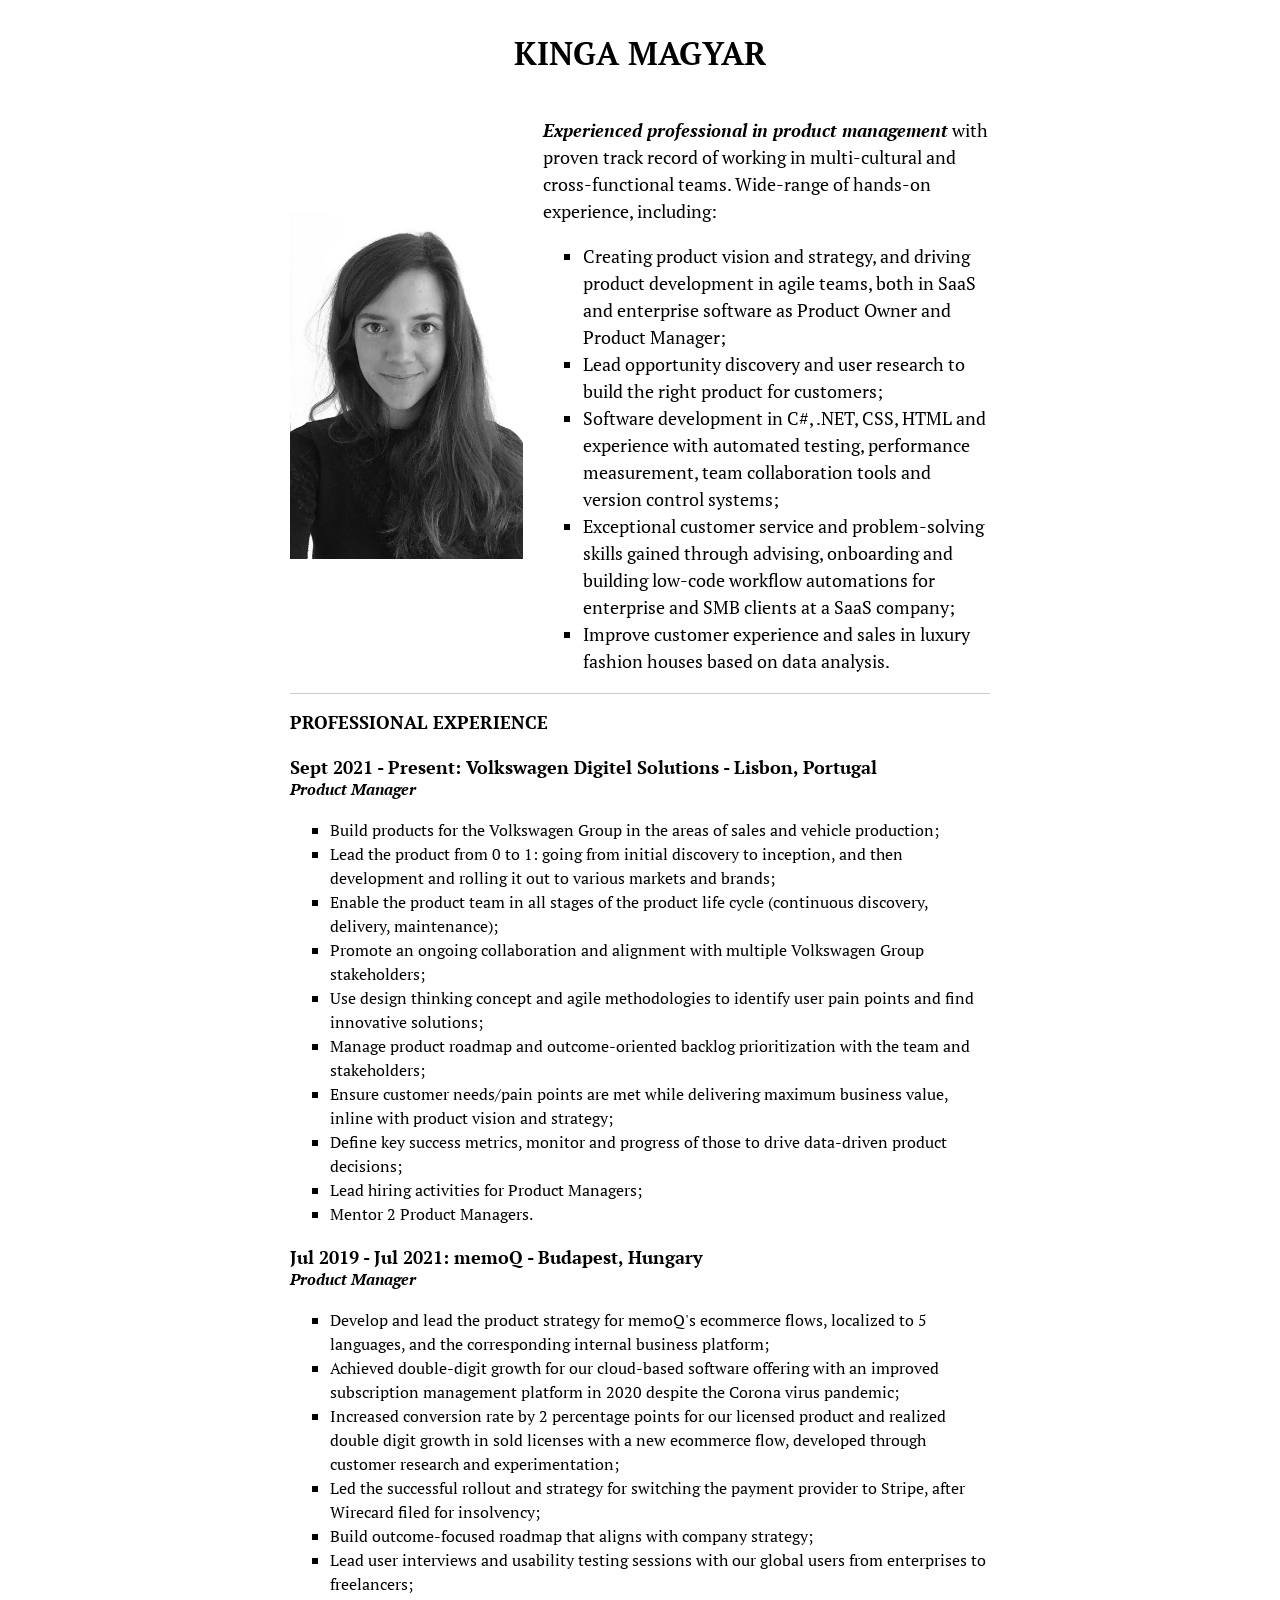
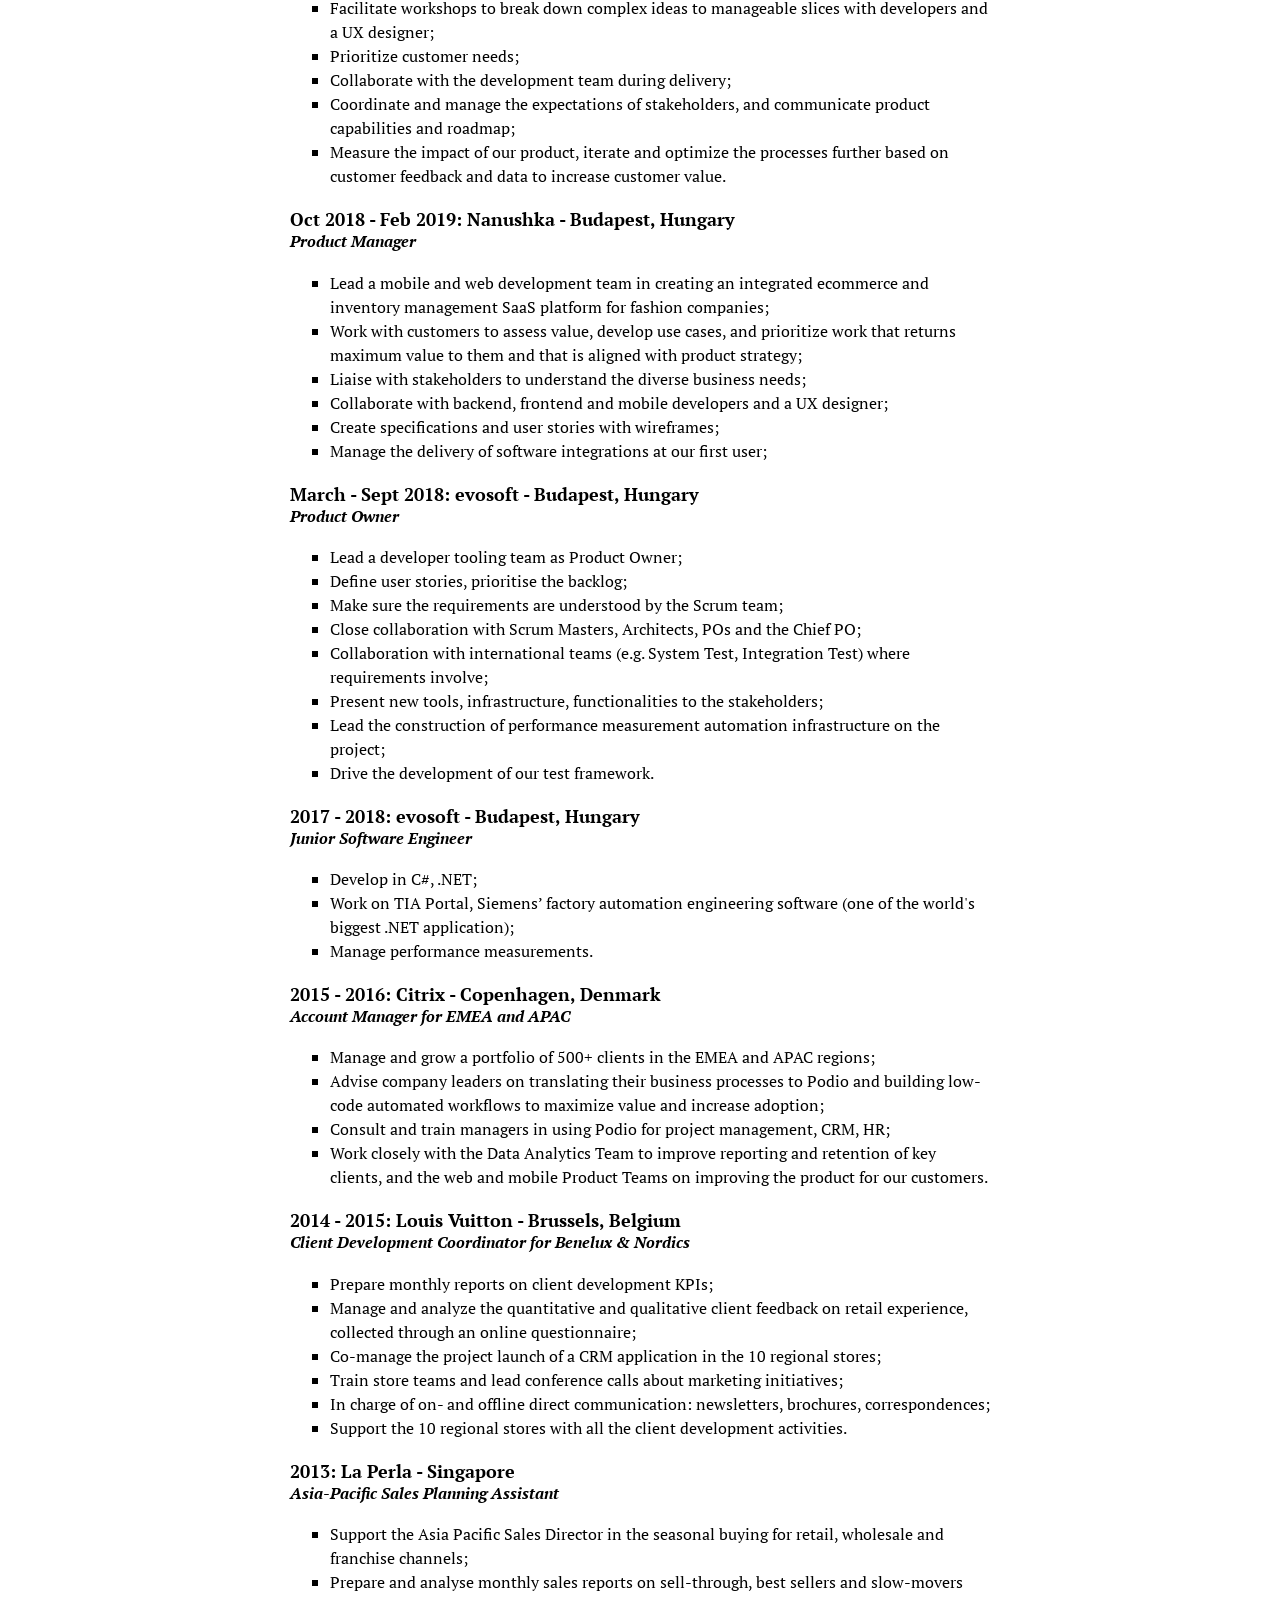
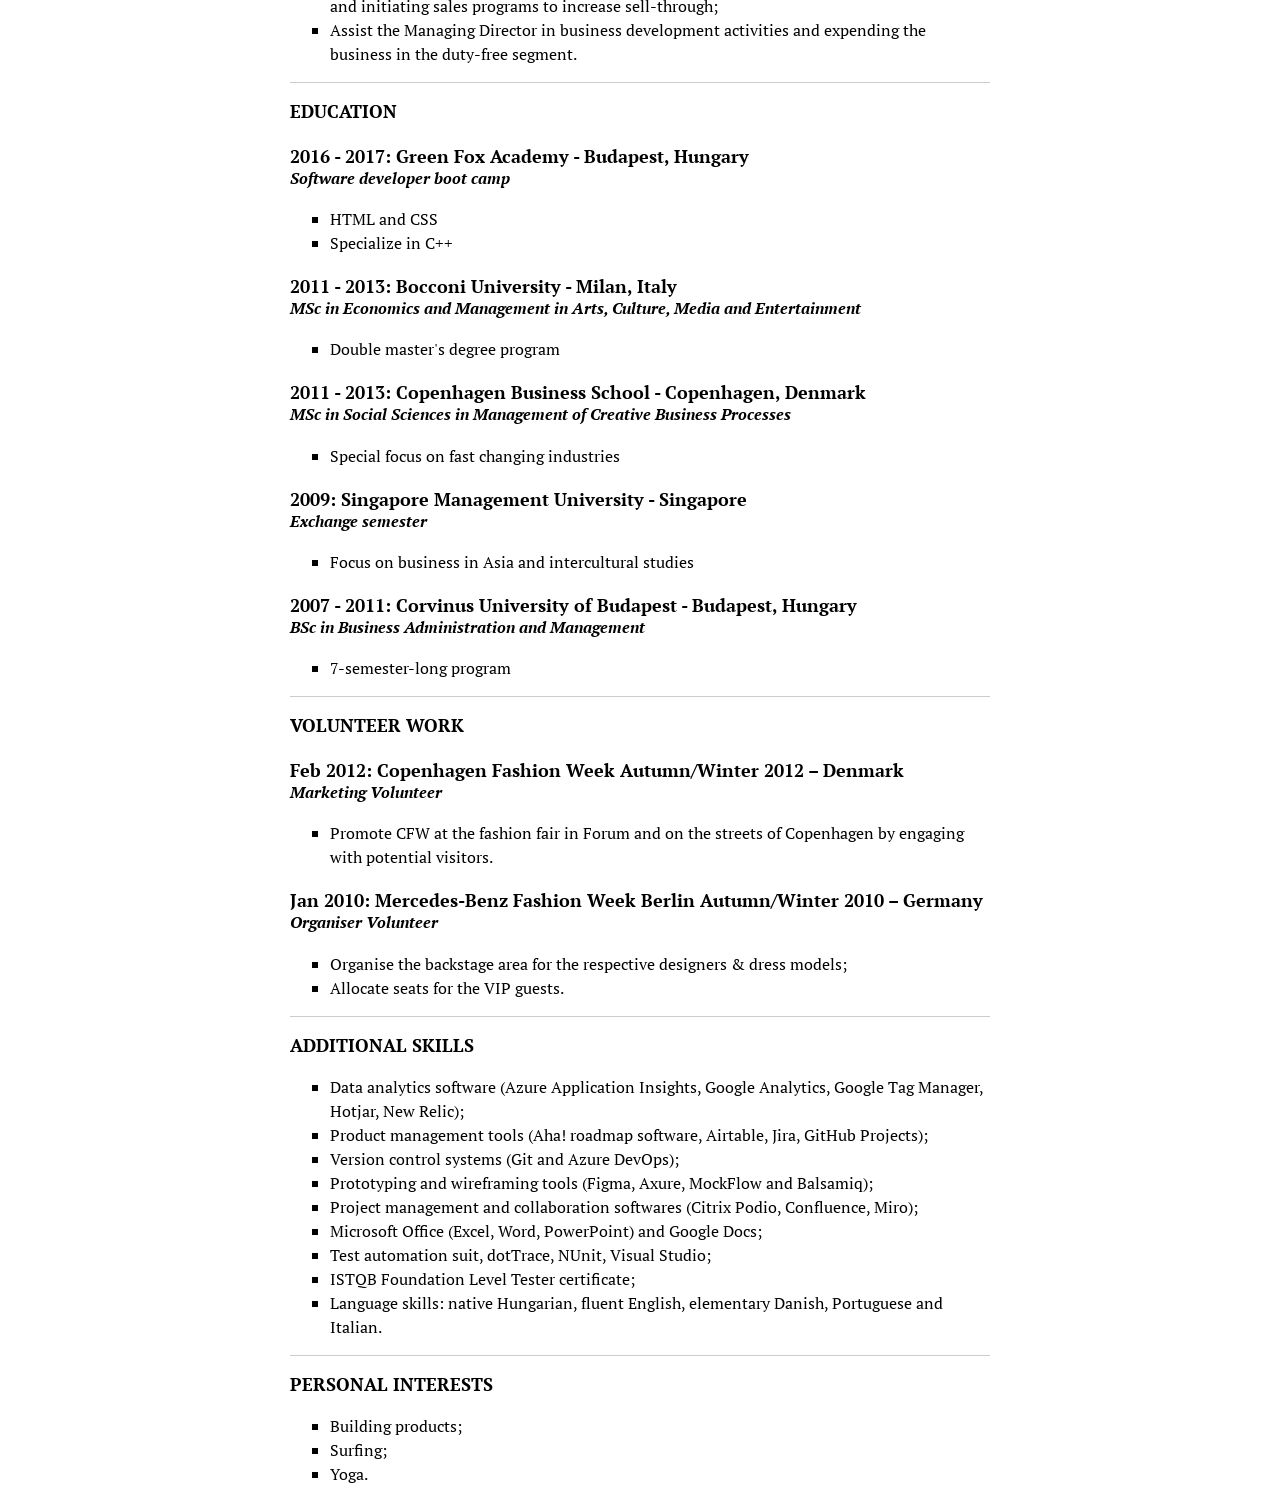
<file: index.html>
<!doctype html>
<html lang="en">
  <head>
    <title>CV Kinga Magyar</title>
    <meta charset="utf-8">
    <link href="https://fonts.googleapis.com/css?family=PT+Serif:400,400i,700,700i" rel="stylesheet">
    <link href="style.css" rel="stylesheet">
    <meta name="viewport" content="width=device-width, initial-scale=1">
    <link rel="shortcut icon" href="/favicon.ico" type="image/x-icon">
    <link rel="icon" href="/favicon.ico" type="image/x-icon">
  </head>
  <body>
    <h1>Kinga Magyar</h1>
    <div class="profile-pic">
      <img src="Kinga_profile.jpg" alt="Kinga Magyar profile">
    </div>
    <section class="summary">
      <p>
        <em>Experienced professional in product management</em>
        with proven track record of working in multi-cultural and cross-functional teams. Wide-range of hands-on experience, including:
      </p>
      <ul>
      	<li>
          Creating product vision and strategy, and driving product development in agile teams, both in SaaS and enterprise software as Product Owner and Product Manager;
        </li>
	<li>
          Lead opportunity discovery and user research to build the right product for customers;
        </li>
        <li>
          Software development in C#, .NET, CSS, HTML and experience with automated testing, performance measurement, team collaboration tools and version control systems;
        </li>
        <li>
          Exceptional customer service and problem-solving skills gained through advising, onboarding and building low-code workflow automations for enterprise and SMB clients at a SaaS company;
        </li>
        <li>
          Improve customer experience and sales in luxury fashion houses based on data analysis.
        </li>
      </ul>
    </section>
    <section>
      <h2>Professional experience</h2>
      <ul class="simple-ul">
	      <li>
          <h3>Sept 2021 - Present: Volkswagen Digitel Solutions - Lisbon, Portugal</h3>
          <h4>Product Manager</h4>
          <ul>
            <li>
              Build products for the Volkswagen Group in the areas of sales and vehicle production;
            </li>
            <li>
              Lead the product from 0 to 1: going from initial discovery to inception, and then development and rolling it out to various markets and brands;
            </li>
            <li>
              Enable the product team in all stages of the product life cycle (continuous discovery, delivery, maintenance);
            </li>
            <li>
              Promote an ongoing collaboration and alignment with multiple Volkswagen Group stakeholders;
            </li>
            <li>
              Use design thinking concept and agile methodologies to identify user pain points and find innovative solutions;
            </li>
            <li>
              Manage product roadmap and outcome-oriented backlog prioritization with the team and stakeholders;
            </li>
	          <li>
              Ensure customer needs/pain points are met while delivering maximum business value, inline with product vision and strategy;
            </li>
            <li>
              Define key success metrics, monitor and progress of those to drive data-driven product decisions;
            </li>
            <li>
              Lead hiring activities for Product Managers;
            </li>
            <li>
              Mentor 2 Product Managers.
            </li>
          </ul>
        </li>
        <li>
          <h3>Jul 2019 - Jul 2021: memoQ - Budapest, Hungary</h3>
          <h4>Product Manager</h4>
          <ul>
            <li>
              Develop and lead the product strategy for memoQ's ecommerce flows, localized to 5 languages, and the corresponding internal business platform;
            </li>
            <li>
              Achieved double-digit growth for our cloud-based software offering with an improved subscription management platform in 2020 despite the Corona virus pandemic;
            </li>
            <li>
              Increased conversion rate by 2 percentage points for our licensed product and realized double digit growth in sold licenses with a new ecommerce flow, developed through customer research and experimentation;
            </li>
            <li>
              Led the successful rollout and strategy for switching the payment provider to Stripe, after Wirecard filed for insolvency;
            </li>
            <li>
              Build outcome-focused roadmap that aligns with company strategy;
            </li>
            <li>
              Lead user interviews and usability testing sessions with our global users from enterprises to freelancers;
            </li>
	          <li>
              Facilitate workshops to break down complex ideas to manageable slices with developers and a UX designer;
            </li>
            <li>
              Prioritize customer needs;
            </li>
            <li>
              Collaborate with the development team during delivery;
            </li>
            <li>
              Coordinate and manage the expectations of stakeholders, and communicate product capabilities and roadmap;
            </li>
            <li>
              Measure the impact of our product, iterate and optimize the processes further based on customer feedback and data to increase customer value.
            </li>
          </ul>
        </li>
        <li>
          <h3>Oct 2018 - Feb 2019: Nanushka - Budapest, Hungary</h3>
          <h4>Product Manager</h4>
          <ul>
            <li>
              Lead a mobile and web development team in creating an integrated ecommerce and inventory management SaaS platform for fashion companies;
            </li>
            <li>
              Work with customers to assess value, develop use cases, and prioritize work that returns maximum value to them and that is aligned with product strategy;
            </li>
            <li>
              Liaise with stakeholders to understand the diverse business needs;
            </li>
            <li>
              Collaborate with backend, frontend and mobile developers and a UX designer;
            </li>
            <li>
              Create specifications and user stories with wireframes;
            </li>
            <li>
              Manage the delivery of software integrations at our first user;
            </li>
          </ul>
        </li>
        <li>
          <h3>March - Sept 2018: evosoft - Budapest, Hungary</h3>
          <h4>Product Owner</h4>
          <ul>
            <li>
              Lead a developer tooling team as Product Owner;
            </li>
            <li>
              Define user stories, prioritise the backlog;
            </li>
            <li>
              Make sure the requirements are understood by the Scrum team;
            </li>
            <li>
              Close collaboration with Scrum Masters, Architects, POs and the Chief PO;
            </li>
            <li>
              Collaboration with international teams (e.g. System Test, Integration Test) where requirements involve;
            </li>
            <li>
              Present new tools, infrastructure, functionalities to the stakeholders;
            </li>
            <li>
              Lead the construction of performance measurement automation infrastructure on the project;
            </li>
            <li>
              Drive the development of our test framework.
            </li>
          </ul>
        </li>
        <li>
          <h3>2017 - 2018: evosoft - Budapest, Hungary</h3>
          <h4>Junior Software Engineer</h4>
          <ul>
            <li>
              Develop in C#, .NET;
            </li>
            <li>
              Work on TIA Portal, Siemens’ factory automation engineering software (one of the world's biggest .NET application);
            </li>
            <li>
              Manage performance measurements.
            </li>
          </ul>
        </li>
        <li>
          <h3>2015 - 2016: Citrix - Copenhagen, Denmark</h3>
          <h4>Account Manager for EMEA and APAC</h4>
          <ul>
            <li>
              Manage and grow a portfolio of 500+ clients in the EMEA and APAC regions;
            </li>
            <li>
              Advise company leaders on translating their business processes to Podio and building low-code automated workflows to maximize value and increase adoption;
            </li>
            <li>
              Consult and train managers in using Podio for project management, CRM, HR;
            </li>
            <li>
              Work closely with the Data Analytics Team to improve reporting and retention of key clients, and the web and mobile Product Teams on improving the product for our customers.
            </li>
          </ul>
        </li>
        <li>
          <h3>2014 - 2015: Louis Vuitton - Brussels, Belgium</h3>
          <h4>Client Development Coordinator for Benelux & Nordics</h4>
          <ul>
            <li>
              Prepare monthly reports on client development KPIs;
            </li>
            <li>
              Manage and analyze the quantitative and qualitative client feedback on retail experience, collected through an online questionnaire;
            </li>
            <li>
              Co-manage the project launch of a CRM application in the 10 regional stores;
            </li>
            <li>
              Train store teams and lead conference calls about marketing initiatives;
            </li>
            <li>
              In charge of on- and offline direct communication: newsletters, brochures, correspondences;
            </li>
            <li>
              Support the 10 regional stores with all the client development activities.
            </li>
          </ul>
        </li>
        <li>
          <h3>2013: La Perla - Singapore</h3>
          <h4>Asia-Pacific Sales Planning Assistant</h4>
          <ul>
            <li>
              Support the Asia Pacific Sales Director in the seasonal buying for retail, wholesale and franchise channels;
            </li>
            <li>
              Prepare and analyse monthly sales reports on sell-through, best sellers and slow-movers and initiating sales programs to increase sell-through;
            </li>
            <li>
              Assist the Managing Director in business development activities and expending the business in the duty-free segment.
            </li>
          </ul>
        </li>
      </ul>
    </section>
    <section>
      <h2>Education</h2>
      <ul class="simple-ul">
        <li>
          <h3>2016 - 2017: Green Fox Academy - Budapest, Hungary</h3>
          <h4>Software developer boot camp</h4>
          <ul>
            <li>HTML and CSS</li>
            <li>Specialize in C++</li>
          </ul>
        </li>
        <li>
          <h3>2011 - 2013: Bocconi University - Milan, Italy</h3>
          <h4>MSc in Economics and Management in Arts, Culture, Media and Entertainment</h4>
          <ul>
            <li>Double master's degree program</li>
          </ul>
        </li>
        <li>
          <h3>2011 - 2013: Copenhagen Business School - Copenhagen, Denmark</h3>
          <h4>MSc in Social Sciences in Management of Creative Business Processes</h4>
          <ul>
            <li>Special focus on fast changing industries</li>
          </ul>
        </li>
        <li>
          <h3>2009: Singapore Management University - Singapore</h3>
          <h4>Exchange semester</h4>
          <ul>
            <li>Focus on business in Asia and intercultural studies</li>
          </ul>
        </li>
        <li>
          <h3>2007 - 2011: Corvinus University of Budapest - Budapest, Hungary</h3>
          <h4>BSc in Business Administration and Management</h4>
          <ul>
            <li>7-semester-long program</li>
          </ul>
        </li>
      </ul>
    </section>
    <section>
      <h2>Volunteer Work</h2>
      <ul class="simple-ul">
        <li>
          <h3>Feb 2012: Copenhagen Fashion Week Autumn/Winter 2012 – Denmark</h3>
          <h4>Marketing Volunteer</h4>
          <ul>
            <li>
              Promote CFW at the fashion fair in Forum and on the streets of Copenhagen by engaging with potential visitors.
            </li>
          </ul>
        </li>
        <li>
          <h3>Jan 2010: Mercedes-Benz Fashion Week Berlin Autumn/Winter 2010 – Germany</h3>
          <h4>Organiser Volunteer</h4>
          <ul>
            <li>
              Organise the backstage area for the respective designers & dress models;
            </li>
            <li>
              Allocate seats for the VIP guests.
            </li>
          </ul>
        </li>
	  </ul>
	</section>
    <section>
      <h2>Additional Skills</h2>
      <ul>
	      <li>Data analytics software (Azure Application Insights, Google Analytics, Google Tag Manager, Hotjar, New Relic);</li>
	      <li>Product management tools (Aha! roadmap software, Airtable, Jira, GitHub Projects);</li>
        <li>Version control systems (Git and Azure DevOps);</li>
        <li>Prototyping and wireframing tools (Figma, Axure, MockFlow and Balsamiq);</li>
        <li>Project management and collaboration softwares (Citrix Podio, Confluence, Miro);</li>
        <li>Microsoft Office (Excel, Word, PowerPoint) and Google Docs;</li>
        <li>Test automation suit, dotTrace, NUnit, Visual Studio;</li>
        <li>ISTQB Foundation Level Tester certificate;</li>
        <li>Language skills: native Hungarian, fluent English, elementary Danish, Portuguese and Italian.</li>
      </ul>
    </section>
    <section>
      <h2>Personal Interests</h2>
      <ul>
        <li>Building products;</li>
        <li>Surfing;</li>
        <li>Yoga.</li>
      </ul>
    </section>
  </body>
</html>
</file>
<file: style.css>
body {
  color: #4C4C4C;
  display: flex;
  flex-wrap: wrap;
  font-family: PT Serif, sans-serif;
  line-height: 1.5;
  margin-left: auto;
  margin-right: auto;
  text-align: left;
  color: #000000;
}

img {
  margin: 0px 15px 15px 0px;
}

section {
  border-top: 1px solid rgba(0,0,0,0.2);
  width: 100%;
}

em {
  color: #000000;
  font-weight: bold;
}

ul {
  list-style-type: square;
}

h1 {
  text-align: center;
  width: 100%;
}

h1,
h2 {
  text-transform: uppercase;
}

h2,
h3 {
  font-size: 18px;
  margin-bottom: 0;
}

h4 {
  font-size: 16px;
  font-style: italic;
  line-height: 1;
  margin-top: 0;
}

.summary {
  font-size: large;
  border-top: 0;
}

.simple-ul {
  list-style: none;
  padding-left: 0;
}

@media screen and (min-width: 768px) {
  body {
    max-width: 700px; 
  }

  img, .profile-pic {
    width: 233px;
    margin-right: 20px;
    align-self: center;
  }

  .summary {
    width: 447px;
  }
}

@media screen and (min-width: 600px) and (max-width: 767px) {
  body {
    max-width: 560px; 
  }

  img, .profile-pic {
    width: 187px;
    margin-right: 20px;
    align-self: center;
  }

  .summary {
    width: 353px;
  }
}

@media screen and (max-width: 599px) {
  body {
    margin: 0 10px; 
  }

  img {
    width: 80%;
    margin: 0 10%;
  }

  .profile-pic {
    overflow: hidden;
    height: 80vw;
  }
}
</file>
